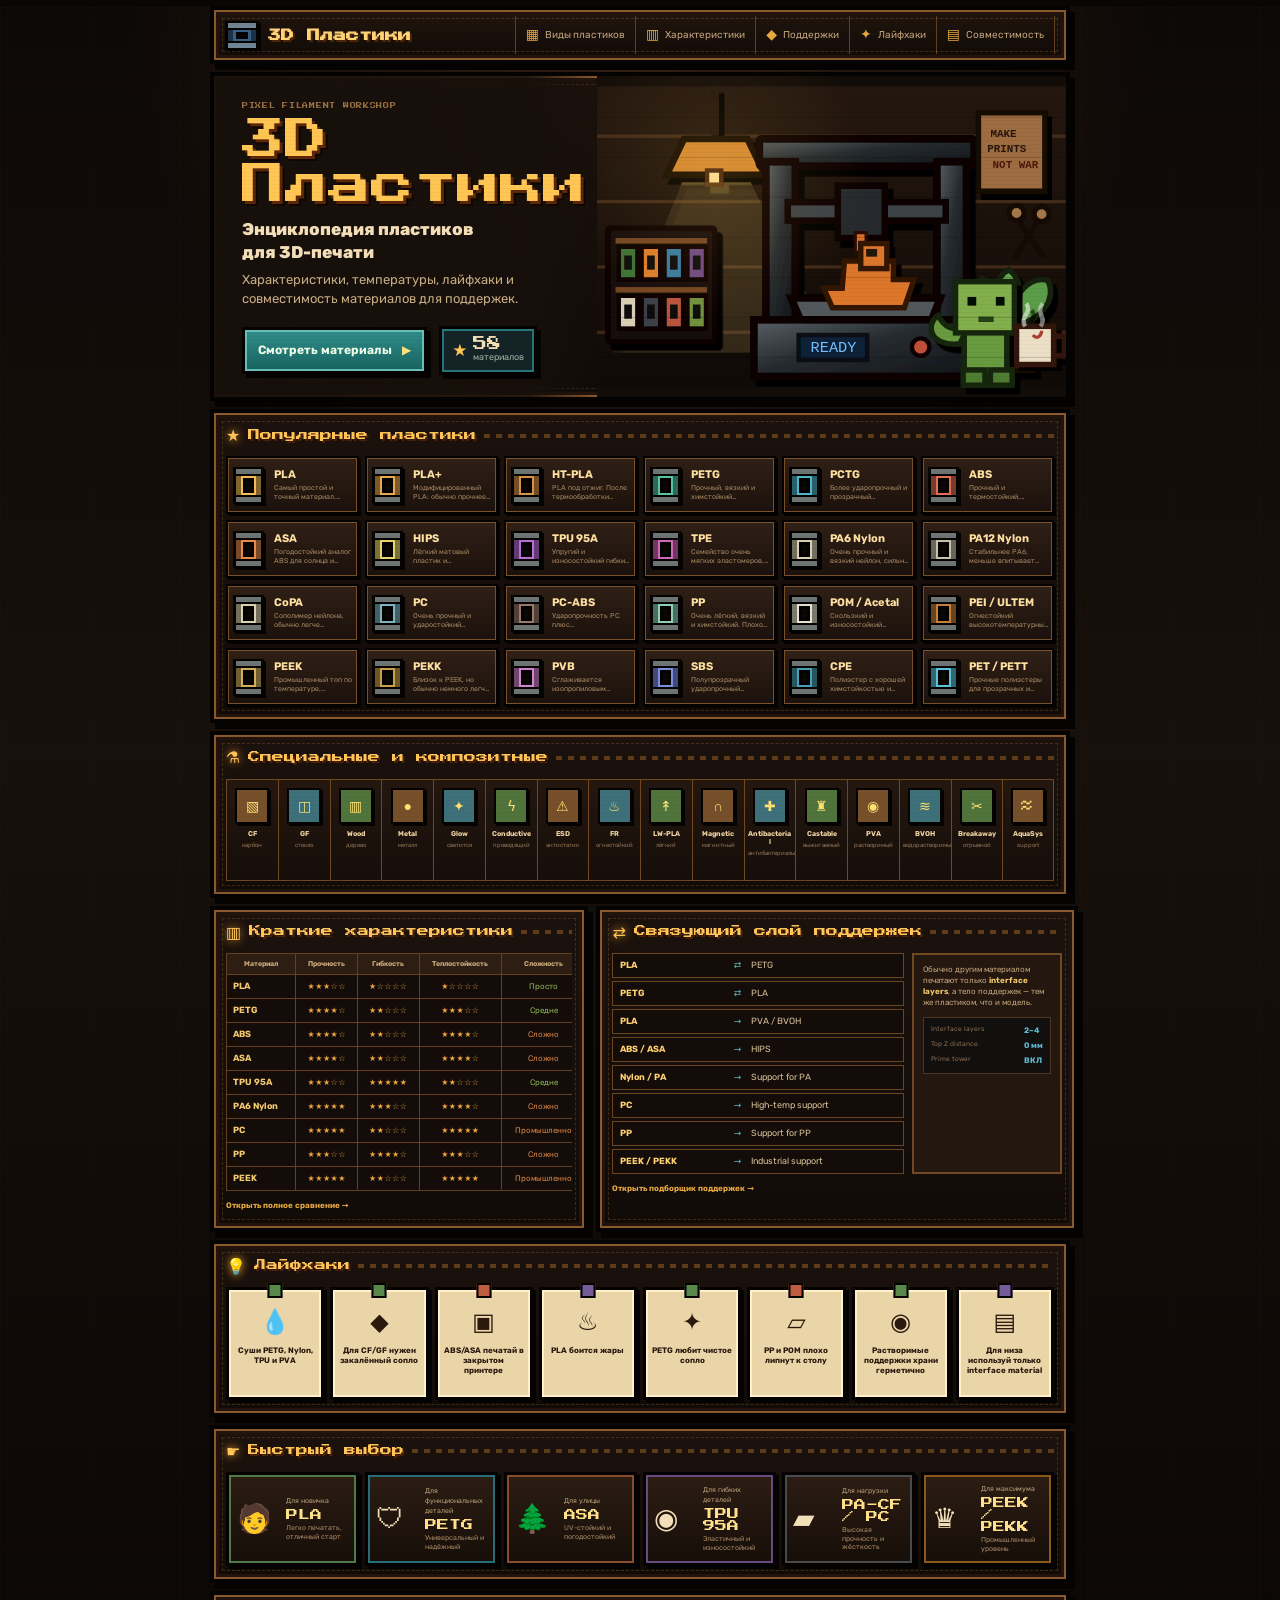
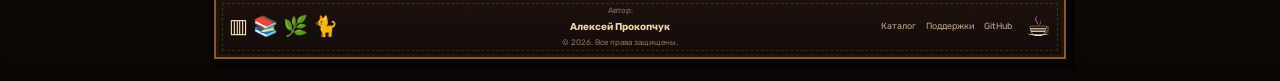
<file: index.html>
<!doctype html>
<html lang="ru">
<head>
  <meta charset="utf-8">
  <meta name="viewport" content="width=device-width,initial-scale=1">
  <meta name="description" content="Энциклопедия пластиков для FDM 3D-печати: характеристики, температуры, сушка и совместимость поддержек.">
  <meta name="theme-color" content="#100b07">
  <title>3D Пластики — энциклопедия материалов</title>
  <link rel="preconnect" href="https://fonts.googleapis.com">
  <link rel="preconnect" href="https://fonts.gstatic.com" crossorigin>
  <link href="https://fonts.googleapis.com/css2?family=Press+Start+2P&family=Rubik:wght@400;500;600;700;800&display=swap" rel="stylesheet">
  <link rel="stylesheet" href="pixel-v6.css?v=6.0.0">
</head>
<body>
  <div class="pixel-noise" aria-hidden="true"></div>
  <div class="site-shell">
    <header class="top-panel pixel-frame">
      <a class="logo" href="index.html"><span class="logo-spool"><i></i></span><b>3D Пластики</b></a>
      <button class="menu-button" type="button" aria-expanded="false" aria-label="Открыть меню">☰</button>
      <nav class="top-nav" aria-label="Главная навигация">
        <a href="materials.html"><span>▦</span> Виды пластиков</a>
        <a href="compare.html"><span>▥</span> Характеристики</a>
        <a href="supports.html"><span>◆</span> Поддержки</a>
        <a href="guide.html"><span>✦</span> Лайфхаки</a>
        <a href="#compatibility"><span>▤</span> Совместимость</a>
      </nav>
    </header>

    <main>
      <section class="hero pixel-frame" id="top">
        <div class="hero-copy">
          <p class="kicker">PIXEL FILAMENT WORKSHOP</p>
          <h1>3D Пластики</h1>
          <h2>Энциклопедия пластиков<br>для 3D-печати</h2>
          <p class="hero-text">Характеристики, температуры, лайфхаки и совместимость материалов для поддержек.</p>
          <div class="hero-actions">
            <a class="main-button" href="materials.html">Смотреть материалы <span>▶</span></a>
            <div class="material-counter"><span>★</span><b id="materialCount">0</b><small>материалов</small></div>
          </div>
        </div>

        <div class="workshop-art" aria-label="Пиксельная мастерская с 3D-принтером">
          <svg viewBox="0 0 430 275" role="img" aria-label="Пиксельный 3D-принтер печатает кораблик">
            <defs>
              <linearGradient id="wall" x1="0" y1="0" x2="0" y2="1"><stop offset="0" stop-color="#24170f"/><stop offset="1" stop-color="#100a07"/></linearGradient>
              <linearGradient id="metal" x1="0" y1="0" x2="1" y2="1"><stop offset="0" stop-color="#596066"/><stop offset=".45" stop-color="#262c30"/><stop offset="1" stop-color="#111417"/></linearGradient>
              <filter id="shadow"><feDropShadow dx="5" dy="6" stdDeviation="0" flood-color="#050302"/></filter>
            </defs>
            <rect width="430" height="275" fill="url(#wall)"/>
            <g opacity=".35" fill="#8b5b31"><rect x="0" y="44" width="430" height="3"/><rect x="0" y="104" width="430" height="3"/><rect x="0" y="164" width="430" height="3"/><rect x="0" y="224" width="430" height="3"/></g>
            <g class="svg-lamp" filter="url(#shadow)"><rect x="105" y="0" width="7" height="47" fill="#20130c"/><path d="M80 48h58l16 33H64z" fill="#d58a32" stroke="#130805" stroke-width="6"/><rect x="101" y="77" width="13" height="13" fill="#ffe29a" stroke="#4c280d" stroke-width="4"/><path d="M78 88h63l78 156H15z" fill="#ffd877" opacity=".1"/></g>
            <g class="svg-rack" filter="url(#shadow)"><rect x="10" y="130" width="98" height="104" rx="2" fill="#160d08" stroke="#080403" stroke-width="5"/><rect x="17" y="139" width="84" height="5" fill="#754723"/><rect x="17" y="184" width="84" height="5" fill="#754723"/>
              <g transform="translate(20 147)"><g><rect width="17" height="30" fill="#3e7334" stroke="#070403" stroke-width="4"/><rect x="5" y="8" width="7" height="13" fill="#110a07"/></g><g transform="translate(21)"><rect width="17" height="30" fill="#da7f2e" stroke="#070403" stroke-width="4"/><rect x="5" y="8" width="7" height="13" fill="#110a07"/></g><g transform="translate(42)"><rect width="17" height="30" fill="#397ca1" stroke="#070403" stroke-width="4"/><rect x="5" y="8" width="7" height="13" fill="#110a07"/></g><g transform="translate(63)"><rect width="17" height="30" fill="#704c83" stroke="#070403" stroke-width="4"/><rect x="5" y="8" width="7" height="13" fill="#110a07"/></g></g>
              <g transform="translate(20 192)"><g><rect width="17" height="30" fill="#d9cfb7" stroke="#070403" stroke-width="4"/><rect x="5" y="8" width="7" height="13" fill="#110a07"/></g><g transform="translate(21)"><rect width="17" height="30" fill="#3b4148" stroke="#070403" stroke-width="4"/><rect x="5" y="8" width="7" height="13" fill="#110a07"/></g><g transform="translate(42)"><rect width="17" height="30" fill="#b9543d" stroke="#070403" stroke-width="4"/><rect x="5" y="8" width="7" height="13" fill="#110a07"/></g><g transform="translate(63)"><rect width="17" height="30" fill="#719240" stroke="#070403" stroke-width="4"/><rect x="5" y="8" width="7" height="13" fill="#110a07"/></g></g>
            </g>
            <g class="svg-printer" transform="translate(124 40)" filter="url(#shadow)"><rect x="25" y="8" width="197" height="25" rx="2" fill="url(#metal)" stroke="#080403" stroke-width="7"/><rect x="31" y="29" width="27" height="147" fill="url(#metal)" stroke="#080403" stroke-width="7"/><rect x="188" y="29" width="27" height="147" fill="url(#metal)" stroke="#080403" stroke-width="7"/><rect x="51" y="66" width="145" height="17" fill="#3d4347" stroke="#080403" stroke-width="6"/><g class="print-head"><rect x="97" y="51" width="43" height="48" fill="#262b2e" stroke="#080403" stroke-width="6"/><rect x="113" y="94" width="10" height="18" fill="#db6f27" stroke="#2a0f05" stroke-width="3"/></g><path d="M54 154h137l-11 28H66z" fill="#51595c" stroke="#080403" stroke-width="7"/><g class="benchy"><path d="M103 120h45v17h19l-9 26H92l-8-18h17z" fill="#dc762b" stroke="#321205" stroke-width="5"/><rect x="118" y="104" width="24" height="23" fill="#dc762b" stroke="#321205" stroke-width="5"/><rect x="123" y="109" width="10" height="7" fill="#22120b"/></g><rect x="20" y="174" width="203" height="52" fill="url(#metal)" stroke="#080403" stroke-width="7"/><rect x="61" y="188" width="63" height="23" fill="#092037" stroke="#071019" stroke-width="4"/><text x="72" y="204" fill="#75beff" font-size="14" font-family="monospace">READY</text><circle cx="173" cy="199" r="8" fill="#be5039" stroke="#080403" stroke-width="4"/></g>
            <g class="svg-poster" filter="url(#shadow)"><rect x="350" y="24" width="61" height="72" fill="#9d6c3f" stroke="#160a05" stroke-width="5"/><text x="361" y="46" fill="#27150b" font-size="10" font-family="monospace" font-weight="bold">MAKE</text><text x="358" y="60" fill="#27150b" font-size="10" font-family="monospace" font-weight="bold">PRINTS</text><text x="363" y="75" fill="#4d170c" font-size="10" font-family="monospace" font-weight="bold">NOT WAR</text></g>
            <g class="svg-tools" stroke="#160a05" stroke-width="5" stroke-linecap="square"><path d="M407 119l-22 36"/><path d="M383 117l26 38"/><circle cx="385" cy="116" r="7" fill="#a47748"/><circle cx="408" cy="117" r="7" fill="#a47748"/></g>
            <g class="svg-plant" transform="translate(335 165)" filter="url(#shadow)"><rect x="18" y="52" width="47" height="43" fill="#9e6033" stroke="#180b05" stroke-width="5"/><path d="M42 56C12 45 6 20 18 11c15 5 25 18 24 45z" fill="#4d8f3f" stroke="#14240f" stroke-width="5"/><path d="M42 56c4-33 22-48 37-43 7 16-3 37-37 43z" fill="#5a9c47" stroke="#14240f" stroke-width="5"/><path d="M42 56C25 32 30 9 43 3c13 10 14 30-1 53z" fill="#6ba850" stroke="#14240f" stroke-width="5"/></g>
            <g class="svg-dragon" transform="translate(311 177)" filter="url(#shadow)"><path class="dragon-tail" d="M22 59C-6 62-10 41 2 33c6 11 12 14 27 11z" fill="#679a40" stroke="#172710" stroke-width="5"/><rect x="26" y="39" width="39" height="48" fill="#679a40" stroke="#172710" stroke-width="5"/><rect x="18" y="2" width="54" height="47" fill="#82ae4b" stroke="#172710" stroke-width="5"/><rect x="29" y="16" width="8" height="8" fill="#061006"/><rect x="55" y="16" width="8" height="8" fill="#061006"/><rect x="39" y="34" width="14" height="5" fill="#284019"/><rect x="25" y="83" width="20" height="14" fill="#4d7b31" stroke="#172710" stroke-width="5"/><rect x="50" y="83" width="20" height="14" fill="#4d7b31" stroke="#172710" stroke-width="5"/></g>
            <g class="svg-mug" transform="translate(385 220)" filter="url(#shadow)"><rect width="34" height="35" fill="#ecdfc7" stroke="#32190b" stroke-width="5"/><path d="M34 9h10v18H34" fill="none" stroke="#32190b" stroke-width="5"/><path d="M15 8c4 5 8 0 8-4" fill="none" stroke="#aa4032" stroke-width="3"/><path class="steam steam-a" d="M8 0c-6-9 7-12 1-21" fill="none" stroke="#fff" stroke-opacity=".55" stroke-width="4"/><path class="steam steam-b" d="M22 0c6-8-5-12 2-21" fill="none" stroke="#fff" stroke-opacity=".45" stroke-width="4"/></g>
          </svg>
        </div>
      </section>

      <section class="dashboard-panel pixel-frame" id="popular">
        <div class="panel-heading"><span>★</span><h2>Популярные пластики</h2><i></i></div>
        <div id="popularGrid" class="popular-grid"></div>
      </section>

      <section class="dashboard-panel pixel-frame" id="special">
        <div class="panel-heading"><span>⚗</span><h2>Специальные и композитные</h2><i></i></div>
        <div id="specialGrid" class="special-grid"></div>
      </section>

      <section class="double-panel" id="compatibility">
        <article class="dashboard-panel pixel-frame compact-panel">
          <div class="panel-heading"><span>▥</span><h2>Краткие характеристики</h2><i></i></div>
          <div class="table-scroll"><table class="rating-table"><thead><tr><th>Материал</th><th>Прочность</th><th>Гибкость</th><th>Теплостойкость</th><th>Сложность</th></tr></thead><tbody id="ratingTable"></tbody></table></div>
          <a class="text-link" href="compare.html">Открыть полное сравнение →</a>
        </article>

        <article class="dashboard-panel pixel-frame compact-panel">
          <div class="panel-heading"><span>⇄</span><h2>Связующий слой поддержек</h2><i></i></div>
          <div class="support-summary">
            <div class="support-pairs" id="supportPairs"></div>
            <aside class="support-note"><p>Обычно другим материалом печатают только <b>interface layers</b>, а тело поддержек — тем же пластиком, что и модель.</p><div><small>Interface layers</small><b>2–4</b><small>Top Z distance</small><b>0 мм</b><small>Prime tower</small><b>ВКЛ</b></div></aside>
          </div>
          <a class="text-link" href="supports.html">Открыть подборщик поддержек →</a>
        </article>
      </section>

      <section class="dashboard-panel pixel-frame" id="tips">
        <div class="panel-heading"><span>💡</span><h2>Лайфхаки</h2><i></i></div>
        <div class="tips-grid">
          <article><span>💧</span><b>Суши PETG, Nylon, TPU и PVA</b></article>
          <article><span>◆</span><b>Для CF/GF нужен закалённый сопло</b></article>
          <article><span>▣</span><b>ABS/ASA печатай в закрытом принтере</b></article>
          <article><span>♨</span><b>PLA боится жары</b></article>
          <article><span>✦</span><b>PETG любит чистое сопло</b></article>
          <article><span>▱</span><b>PP и POM плохо липнут к столу</b></article>
          <article><span>◉</span><b>Растворимые поддержки храни герметично</b></article>
          <article><span>▤</span><b>Для низа используй только interface material</b></article>
        </div>
      </section>

      <section class="dashboard-panel pixel-frame" id="quick">
        <div class="panel-heading"><span>☛</span><h2>Быстрый выбор</h2><i></i></div>
        <div id="quickGrid" class="quick-grid"></div>
      </section>
    </main>

    <footer class="footer-panel pixel-frame">
      <div class="footer-decor">▥ 📚 🌿 🐈</div>
      <div class="footer-author"><span>Автор:</span><b>Алексей Прокопчук</b><small>© 2026. Все права защищены.</small></div>
      <div class="footer-links"><a href="materials.html">Каталог</a><a href="supports.html">Поддержки</a><a href="https://github.com/3d-mast/3d-mast.github.io" rel="noopener">GitHub</a></div>
      <div class="footer-cup">☕</div>
    </footer>
  </div>

  <button id="backToTop" class="back-to-top" type="button" aria-label="Вернуться наверх"><span>↑</span><small>TOP</small></button>
  <dialog id="materialDialog" class="material-dialog"><button class="dialog-close" type="button" aria-label="Закрыть">×</button><div id="dialogContent"></div></dialog>
  <script src="materials.js"></script>
  <script src="pixel-v6.js?v=6.0.0"></script>
</body>
</html>
</file>
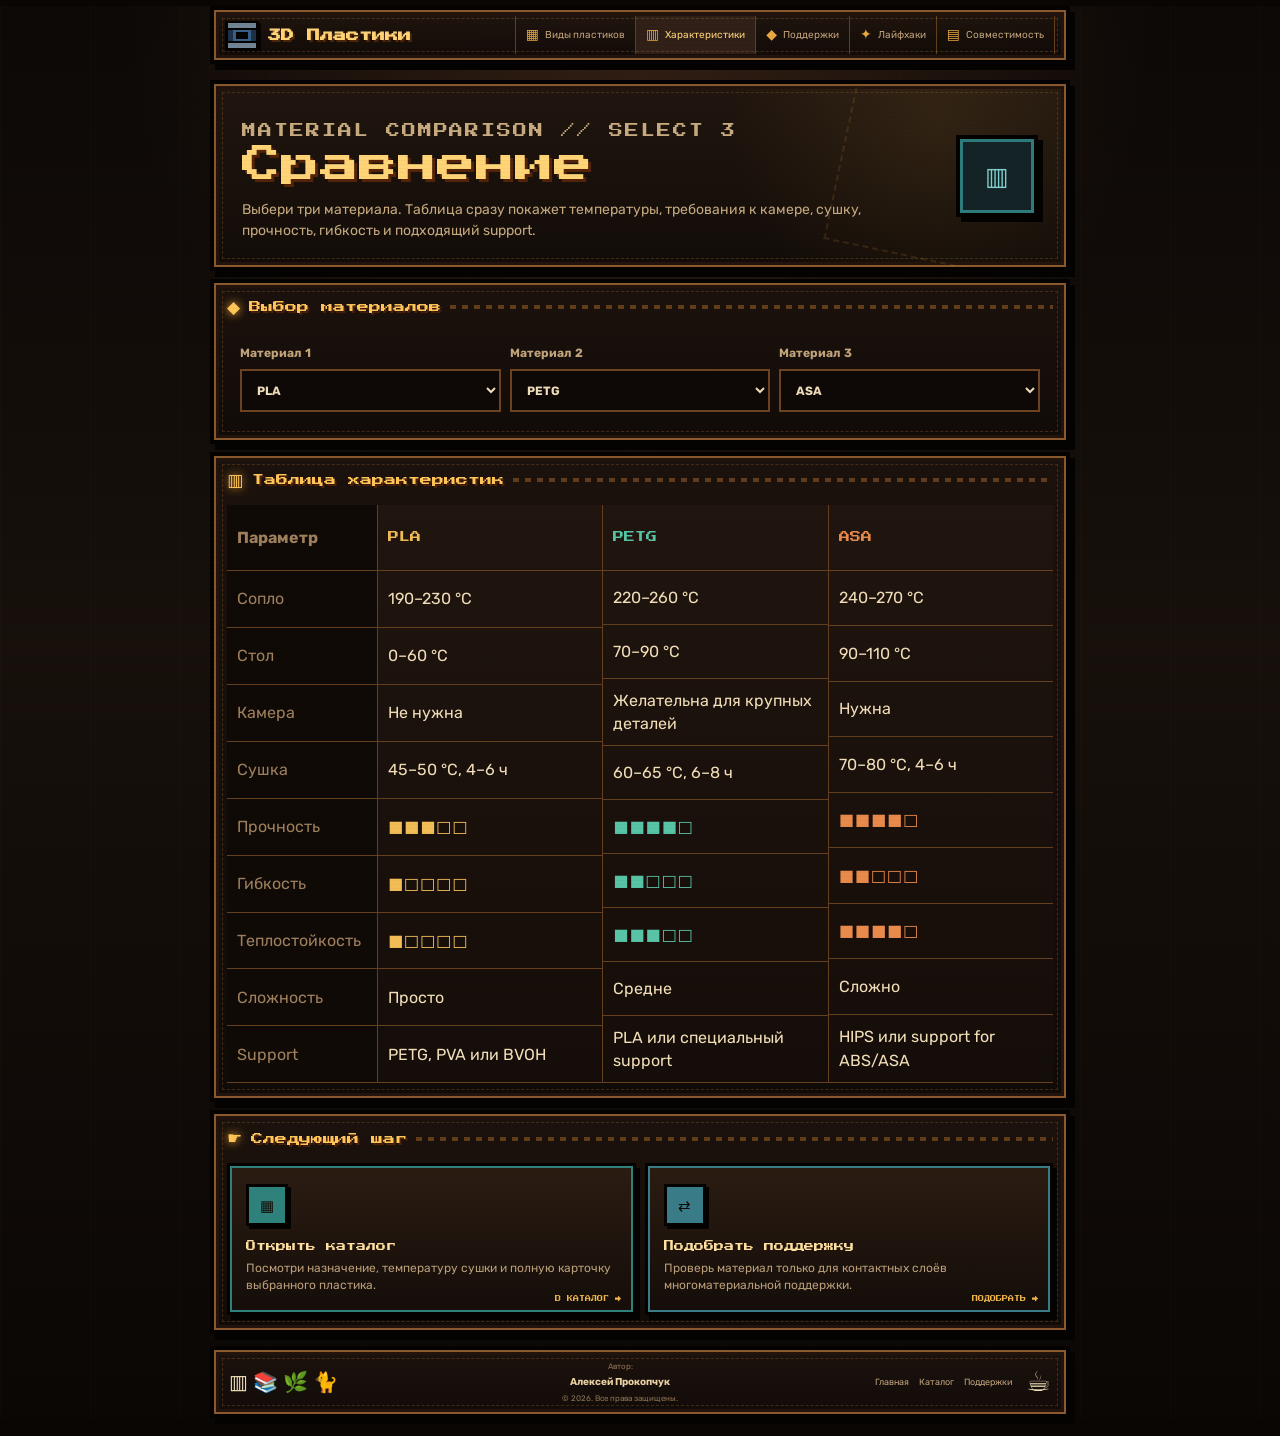
<file: compare.html>
<!doctype html>
<html lang="ru">
<head>
  <meta charset="utf-8">
  <meta name="viewport" content="width=device-width,initial-scale=1">
  <meta name="theme-color" content="#100b07">
  <meta name="description" content="Сравнение пластиков для 3D-печати по температурам, прочности, гибкости и сложности.">
  <title>Сравнение пластиков — 3D Пластики</title>
  <link rel="preconnect" href="https://fonts.googleapis.com">
  <link rel="preconnect" href="https://fonts.gstatic.com" crossorigin>
  <link href="https://fonts.googleapis.com/css2?family=Press+Start+2P&family=Rubik:wght@400;500;600;700;800&display=swap" rel="stylesheet">
  <link rel="stylesheet" href="pixel-v6.css?v=6.0.0">
  <link rel="stylesheet" href="inner-v7.css?v=7.0.0">
</head>
<body>
  <div class="pixel-noise" aria-hidden="true"></div>
  <div class="site-shell">
    <header class="top-panel pixel-frame">
      <a class="logo" href="index.html"><span class="logo-spool"><i></i></span><b>3D Пластики</b></a>
      <button class="menu-button" type="button" aria-expanded="false" aria-label="Открыть меню">☰</button>
      <nav class="top-nav" aria-label="Главная навигация">
        <a href="materials.html"><span>▦</span> Виды пластиков</a>
        <a class="active-page" href="compare.html"><span>▥</span> Характеристики</a>
        <a href="supports.html"><span>◆</span> Поддержки</a>
        <a href="guide.html"><span>✦</span> Лайфхаки</a>
        <a href="index.html#compatibility"><span>▤</span> Совместимость</a>
      </nav>
    </header>

    <main class="inner-main" id="top">
      <section class="inner-hero pixel-frame">
        <div><p class="inner-kicker">MATERIAL COMPARISON // SELECT 3</p><h1>Сравнение</h1><p>Выбери три материала. Таблица сразу покажет температуры, требования к камере, сушку, прочность, гибкость и подходящий support.</p></div>
        <div class="inner-hero-icon">▥</div>
      </section>

      <section class="inner-section dashboard-panel pixel-frame">
        <div class="inner-heading"><span>◆</span><h2>Выбор материалов</h2><i></i></div>
        <div class="compare-picker">
          <label>Материал 1<select class="select-control" data-compare-select></select></label>
          <label>Материал 2<select class="select-control" data-compare-select></select></label>
          <label>Материал 3<select class="select-control" data-compare-select></select></label>
        </div>
      </section>

      <section class="inner-section dashboard-panel pixel-frame">
        <div class="inner-heading"><span>▥</span><h2>Таблица характеристик</h2><i></i></div>
        <div class="comparison-shell" id="comparisonOutput"></div>
      </section>

      <section class="inner-section dashboard-panel pixel-frame">
        <div class="inner-heading"><span>☛</span><h2>Следующий шаг</h2><i></i></div>
        <div class="route-grid">
          <a class="route-card" href="materials.html" style="--accent:#2f817c"><span>▦</span><h3>Открыть каталог</h3><p>Посмотри назначение, температуру сушки и полную карточку выбранного пластика.</p><small>В КАТАЛОГ →</small></a>
          <a class="route-card" href="supports.html" style="--accent:#397c87"><span>⇄</span><h3>Подобрать поддержку</h3><p>Проверь материал только для контактных слоёв многоматериальной поддержки.</p><small>ПОДОБРАТЬ →</small></a>
        </div>
      </section>
    </main>

    <footer class="footer-panel inner-footer pixel-frame">
      <div class="footer-decor">▥ 📚 🌿 🐈</div>
      <div class="footer-author"><span>Автор:</span><b>Алексей Прокопчук</b><small>© 2026. Все права защищены.</small></div>
      <div class="footer-links"><a href="index.html">Главная</a><a href="materials.html">Каталог</a><a href="supports.html">Поддержки</a></div>
      <div class="footer-cup">☕</div>
    </footer>
  </div>

  <button class="back-to-top" type="button" aria-label="Вернуться наверх"><span>↑</span><small>TOP</small></button>
  <script src="materials.js"></script>
  <script src="inner-v7.js?v=7.0.0"></script>
  <script>
    (() => {
      const selects=[...document.querySelectorAll('[data-compare-select]')];
      const output=document.querySelector('#comparisonOutput');
      const difficulty=value=>['','Просто','Средне','Сложно','Промышленно'][value]||'—';
      const stars=value=>`<span class="rating">${'■'.repeat(value)}${'□'.repeat(5-value)}</span>`;
      const params=new URLSearchParams(location.search);
      const defaults=[params.get('m1')||'PLA',params.get('m2')||'PETG',params.get('m3')||'ASA'];
      selects.forEach((select,index)=>{
        MATERIALS.forEach(material=>select.add(new Option(material.name,material.name)));
        select.value=MATERIALS.some(material=>material.name===defaults[index])?defaults[index]:MATERIALS[index]?.name;
        select.addEventListener('change',()=>{render();window.uiBeep?.(620)});
      });
      function render(){
        const list=selects.map(select=>MATERIALS.find(material=>material.name===select.value)).filter(Boolean);
        output.innerHTML=`<div class="comparison-table"><div class="comparison-labels"><b>Параметр</b><span>Сопло</span><span>Стол</span><span>Камера</span><span>Сушка</span><span>Прочность</span><span>Гибкость</span><span>Теплостойкость</span><span>Сложность</span><span>Support</span></div>${list.map(material=>`<div class="comparison-column" style="--accent:${material.color}"><strong>${material.name}</strong><span>${material.nozzle} °C</span><span>${material.bed} °C</span><span>${material.chamber}</span><span>${material.dry}</span><span>${stars(material.strength)}</span><span>${stars(material.flex)}</span><span>${stars(material.heat)}</span><span>${difficulty(material.difficulty)}</span><span>${material.support}</span></div>`).join('')}</div>`;
      }
      render();
    })();
  </script>
</body>
</html>
</file>
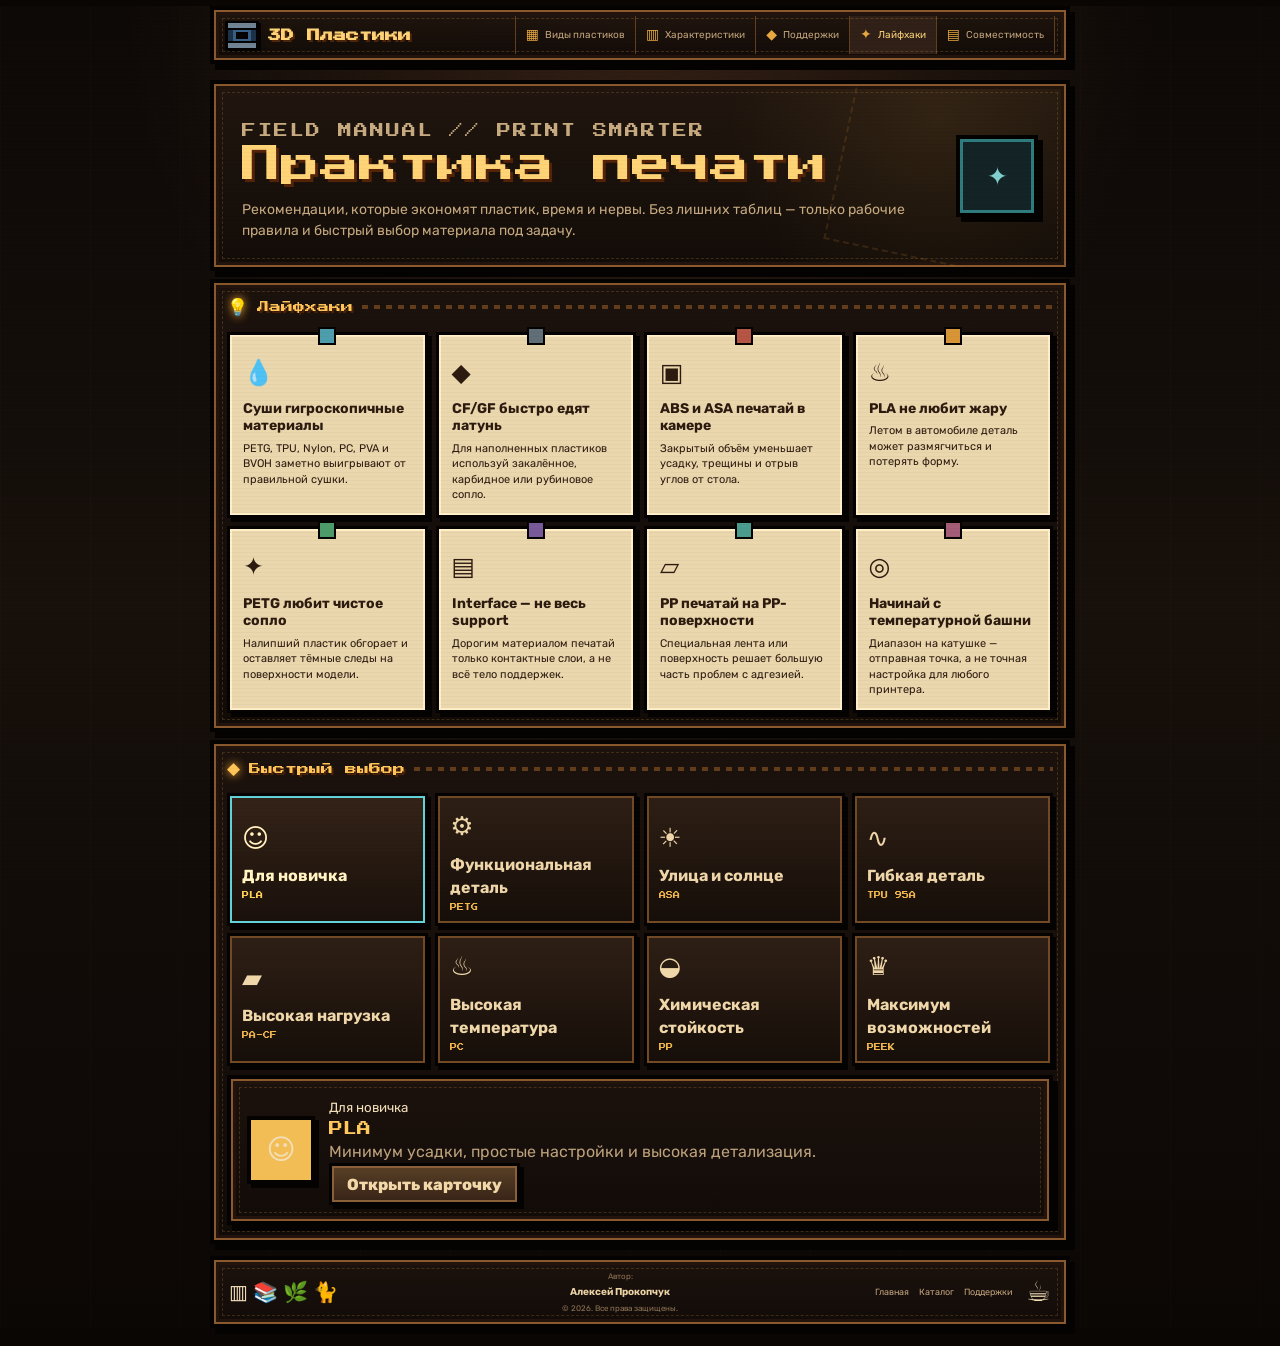
<file: guide.html>
<!doctype html>
<html lang="ru">
<head>
  <meta charset="utf-8">
  <meta name="viewport" content="width=device-width,initial-scale=1">
  <meta name="theme-color" content="#100b07">
  <meta name="description" content="Практические советы по 3D-печати пластиками и быстрый выбор материала под задачу.">
  <title>Практика — 3D Пластики</title>
  <link rel="preconnect" href="https://fonts.googleapis.com">
  <link rel="preconnect" href="https://fonts.gstatic.com" crossorigin>
  <link href="https://fonts.googleapis.com/css2?family=Press+Start+2P&family=Rubik:wght@400;500;600;700;800&display=swap" rel="stylesheet">
  <link rel="stylesheet" href="pixel-v6.css?v=6.0.0">
  <link rel="stylesheet" href="inner-v7.css?v=7.0.0">
</head>
<body>
  <div class="pixel-noise" aria-hidden="true"></div>
  <div class="site-shell">
    <header class="top-panel pixel-frame">
      <a class="logo" href="index.html"><span class="logo-spool"><i></i></span><b>3D Пластики</b></a>
      <button class="menu-button" type="button" aria-expanded="false" aria-label="Открыть меню">☰</button>
      <nav class="top-nav" aria-label="Главная навигация">
        <a href="materials.html"><span>▦</span> Виды пластиков</a>
        <a href="compare.html"><span>▥</span> Характеристики</a>
        <a href="supports.html"><span>◆</span> Поддержки</a>
        <a class="active-page" href="guide.html"><span>✦</span> Лайфхаки</a>
        <a href="index.html#compatibility"><span>▤</span> Совместимость</a>
      </nav>
    </header>

    <main class="inner-main" id="top">
      <section class="inner-hero pixel-frame">
        <div><p class="inner-kicker">FIELD MANUAL // PRINT SMARTER</p><h1>Практика печати</h1><p>Рекомендации, которые экономят пластик, время и нервы. Без лишних таблиц — только рабочие правила и быстрый выбор материала под задачу.</p></div>
        <div class="inner-hero-icon">✦</div>
      </section>

      <section class="inner-section dashboard-panel pixel-frame">
        <div class="inner-heading"><span>💡</span><h2>Лайфхаки</h2><i></i></div>
        <div class="guide-grid">
          <article class="tip-card" style="--pin:#4e9dac"><span>💧</span><h3>Суши гигроскопичные материалы</h3><p>PETG, TPU, Nylon, PC, PVA и BVOH заметно выигрывают от правильной сушки.</p></article>
          <article class="tip-card" style="--pin:#606e78"><span>◆</span><h3>CF/GF быстро едят латунь</h3><p>Для наполненных пластиков используй закалённое, карбидное или рубиновое сопло.</p></article>
          <article class="tip-card" style="--pin:#b65445"><span>▣</span><h3>ABS и ASA печатай в камере</h3><p>Закрытый объём уменьшает усадку, трещины и отрыв углов от стола.</p></article>
          <article class="tip-card" style="--pin:#d89535"><span>♨</span><h3>PLA не любит жару</h3><p>Летом в автомобиле деталь может размягчиться и потерять форму.</p></article>
          <article class="tip-card" style="--pin:#4d9b69"><span>✦</span><h3>PETG любит чистое сопло</h3><p>Налипший пластик обгорает и оставляет тёмные следы на поверхности модели.</p></article>
          <article class="tip-card" style="--pin:#795b9b"><span>▤</span><h3>Interface — не весь support</h3><p>Дорогим материалом печатай только контактные слои, а не всё тело поддержек.</p></article>
          <article class="tip-card" style="--pin:#4b9c8e"><span>▱</span><h3>PP печатай на PP-поверхности</h3><p>Специальная лента или поверхность решает большую часть проблем с адгезией.</p></article>
          <article class="tip-card" style="--pin:#a45c77"><span>◎</span><h3>Начинай с температурной башни</h3><p>Диапазон на катушке — отправная точка, а не точная настройка для любого принтера.</p></article>
        </div>
      </section>

      <section class="inner-section dashboard-panel pixel-frame">
        <div class="inner-heading"><span>◆</span><h2>Быстрый выбор</h2><i></i></div>
        <div id="questGrid" class="quest-grid"></div>
        <div id="questResult" class="quest-result pixel-frame"></div>
      </section>
    </main>

    <footer class="footer-panel inner-footer pixel-frame">
      <div class="footer-decor">▥ 📚 🌿 🐈</div>
      <div class="footer-author"><span>Автор:</span><b>Алексей Прокопчук</b><small>© 2026. Все права защищены.</small></div>
      <div class="footer-links"><a href="index.html">Главная</a><a href="materials.html">Каталог</a><a href="supports.html">Поддержки</a></div>
      <div class="footer-cup">☕</div>
    </footer>
  </div>

  <button class="back-to-top" type="button" aria-label="Вернуться наверх"><span>↑</span><small>TOP</small></button>
  <script src="materials.js"></script>
  <script src="inner-v7.js?v=7.0.0"></script>
  <script>
    (() => {
      const grid=document.querySelector('#questGrid');
      const result=document.querySelector('#questResult');
      grid.innerHTML=QUESTS.map(quest=>`<button class="quest-card" type="button" data-quest="${quest.id}"><span>${quest.icon}</span><b>${quest.title}</b><small>${quest.material}</small></button>`).join('');
      function selectQuest(id){
        const quest=QUESTS.find(item=>item.id===id); if(!quest)return;
        const material=MATERIALS.find(item=>item.name===quest.material);
        document.querySelectorAll('.quest-card').forEach(card=>card.classList.toggle('active',card.dataset.quest===id));
        result.innerHTML=`<span class="quest-avatar" style="--accent:${material?.color||'#55b8bd'}">${quest.icon}</span><div><small>${quest.title}</small><h3>${quest.material}</h3><p>${quest.text}</p><a class="pixel-button secondary" href="materials.html?material=${encodeURIComponent(quest.material)}">Открыть карточку</a></div>`;
        window.uiBeep?.(700);
      }
      grid.addEventListener('click',event=>{const card=event.target.closest('[data-quest]');if(card)selectQuest(card.dataset.quest)});
      selectQuest(QUESTS[0]?.id);
    })();
  </script>
</body>
</html>
</file>
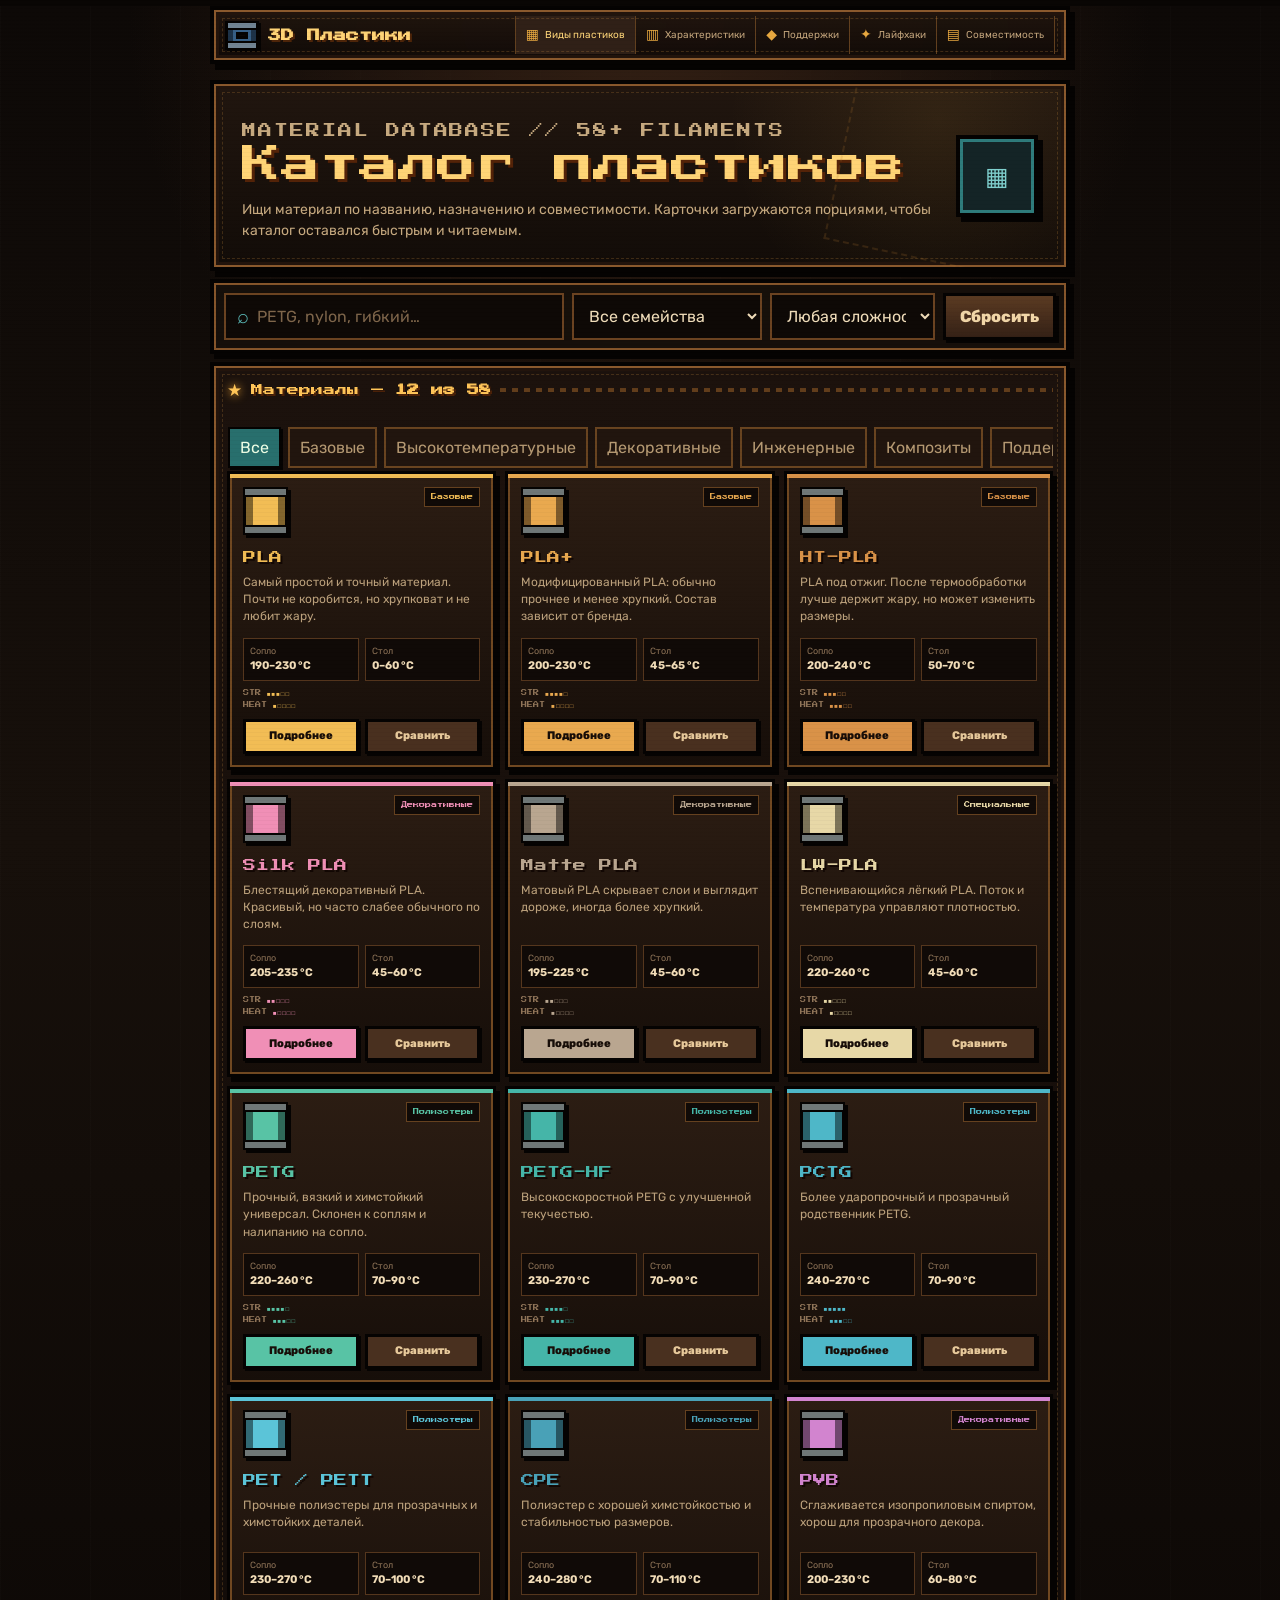
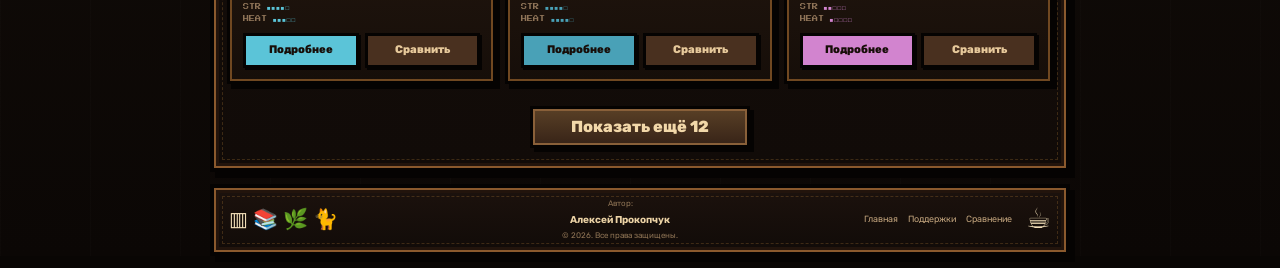
<file: materials.html>
<!doctype html>
<html lang="ru">
<head>
  <meta charset="utf-8">
  <meta name="viewport" content="width=device-width,initial-scale=1">
  <meta name="theme-color" content="#100b07">
  <meta name="description" content="Каталог пластиков для FDM 3D-печати с фильтрами, температурами и подробными характеристиками.">
  <title>Каталог пластиков — 3D Пластики</title>
  <link rel="preconnect" href="https://fonts.googleapis.com">
  <link rel="preconnect" href="https://fonts.gstatic.com" crossorigin>
  <link href="https://fonts.googleapis.com/css2?family=Press+Start+2P&family=Rubik:wght@400;500;600;700;800&display=swap" rel="stylesheet">
  <link rel="stylesheet" href="pixel-v6.css?v=6.0.0">
  <link rel="stylesheet" href="inner-v7.css?v=7.0.0">
</head>
<body>
  <div class="pixel-noise" aria-hidden="true"></div>
  <div class="site-shell">
    <header class="top-panel pixel-frame">
      <a class="logo" href="index.html"><span class="logo-spool"><i></i></span><b>3D Пластики</b></a>
      <button class="menu-button" type="button" aria-expanded="false" aria-label="Открыть меню">☰</button>
      <nav class="top-nav" aria-label="Главная навигация">
        <a class="active-page" href="materials.html"><span>▦</span> Виды пластиков</a>
        <a href="compare.html"><span>▥</span> Характеристики</a>
        <a href="supports.html"><span>◆</span> Поддержки</a>
        <a href="guide.html"><span>✦</span> Лайфхаки</a>
        <a href="index.html#compatibility"><span>▤</span> Совместимость</a>
      </nav>
    </header>

    <main class="inner-main" id="top">
      <section class="inner-hero pixel-frame">
        <div><p class="inner-kicker">MATERIAL DATABASE // 58+ FILAMENTS</p><h1>Каталог пластиков</h1><p>Ищи материал по названию, назначению и совместимости. Карточки загружаются порциями, чтобы каталог оставался быстрым и читаемым.</p></div>
        <div class="inner-hero-icon">▦</div>
      </section>

      <div class="inner-toolbar">
        <label class="inner-search"><span>⌕</span><input id="searchInput" type="search" placeholder="PETG, nylon, гибкий…" autocomplete="off"></label>
        <select id="familyFilter" aria-label="Семейство материала"><option value="all">Все семейства</option></select>
        <select id="difficultyFilter" aria-label="Сложность печати"><option value="all">Любая сложность</option><option value="1">Просто</option><option value="2">Средне</option><option value="3">Сложно</option><option value="4">Промышленно</option></select>
        <button id="resetFilters" class="small-button" type="button">Сбросить</button>
      </div>

      <section class="inner-section dashboard-panel pixel-frame">
        <div class="inner-heading"><span>★</span><h2>Материалы — <b id="visibleCount">0</b></h2><i></i></div>
        <div id="familyChips" class="filter-chips" aria-label="Быстрые фильтры"></div>
        <div id="materialsGrid" class="material-grid"></div>
        <div id="emptyState" class="empty-state pixel-frame" hidden>Ничего не найдено. Сбрось фильтры или измени запрос.</div>
        <div class="load-more-wrap"><button id="loadMore" class="pixel-button secondary load-more" type="button">Показать ещё 12</button></div>
      </section>
    </main>

    <footer class="footer-panel inner-footer pixel-frame">
      <div class="footer-decor">▥ 📚 🌿 🐈</div>
      <div class="footer-author"><span>Автор:</span><b>Алексей Прокопчук</b><small>© 2026. Все права защищены.</small></div>
      <div class="footer-links"><a href="index.html">Главная</a><a href="supports.html">Поддержки</a><a href="compare.html">Сравнение</a></div>
      <div class="footer-cup">☕</div>
    </footer>
  </div>

  <button class="back-to-top" type="button" aria-label="Вернуться наверх"><span>↑</span><small>TOP</small></button>
  <dialog id="materialDialog" class="modal"><button class="modal-close" type="button" aria-label="Закрыть">×</button><div id="dialogContent" class="modal-content"></div></dialog>
  <script src="materials.js"></script>
  <script src="inner-v7.js?v=7.0.0"></script>
  <script src="catalog-v5.js?v=5.1.0"></script>
</body>
</html>
</file>
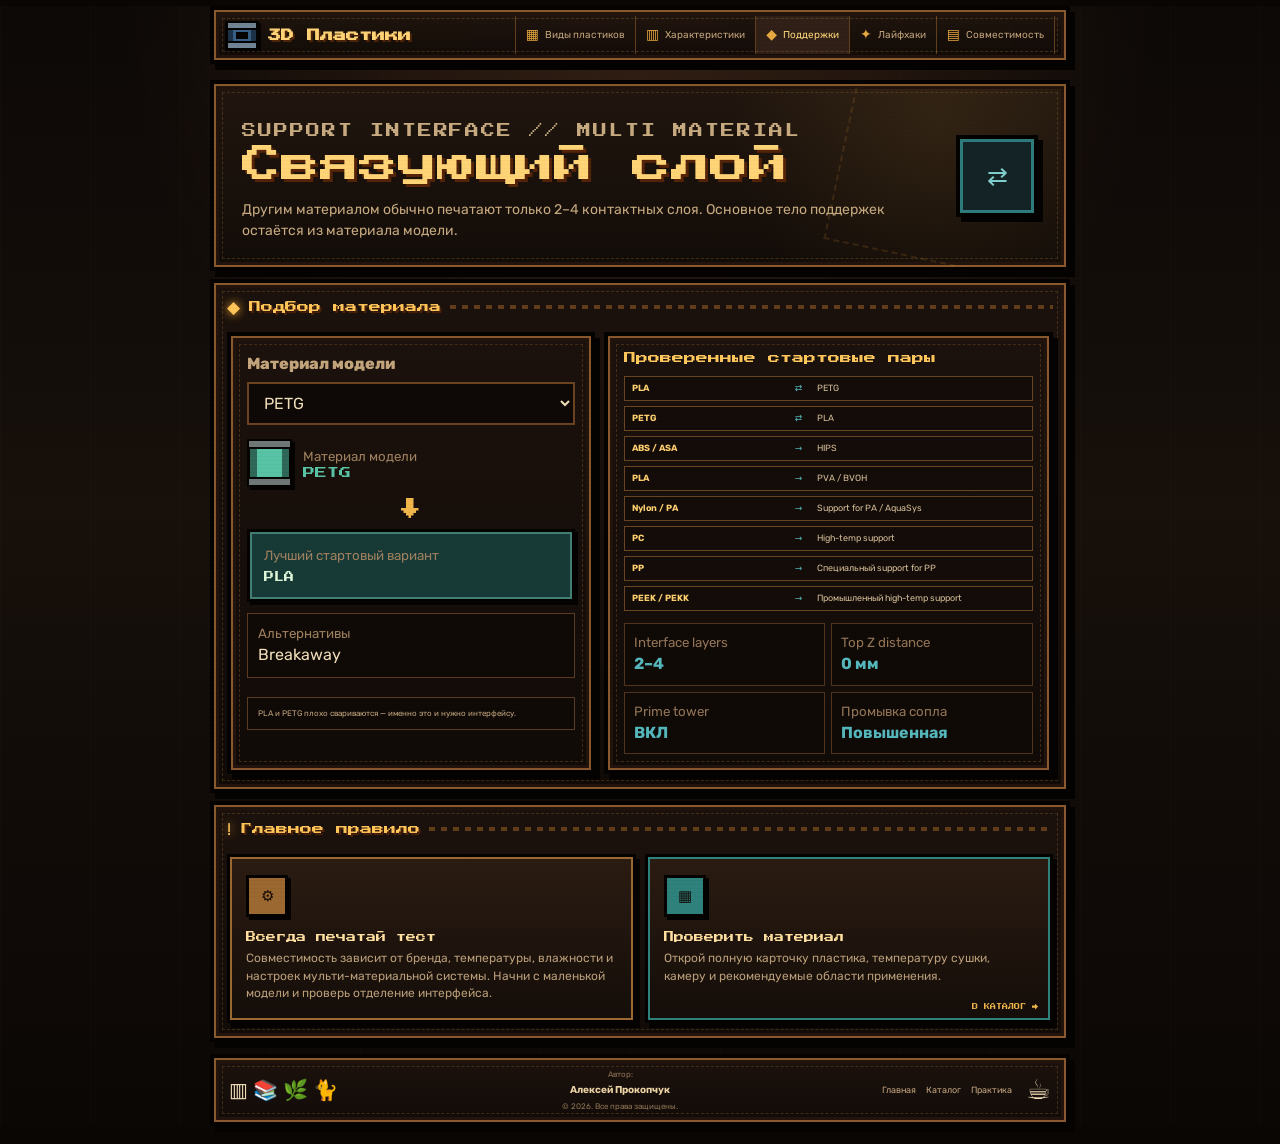
<file: supports.html>
<!doctype html>
<html lang="ru">
<head>
  <meta charset="utf-8">
  <meta name="viewport" content="width=device-width,initial-scale=1">
  <meta name="theme-color" content="#100b07">
  <meta name="description" content="Подбор связующего материала для интерфейсных слоёв поддержек в многоматериальной 3D-печати.">
  <title>Поддержки — 3D Пластики</title>
  <link rel="preconnect" href="https://fonts.googleapis.com">
  <link rel="preconnect" href="https://fonts.gstatic.com" crossorigin>
  <link href="https://fonts.googleapis.com/css2?family=Press+Start+2P&family=Rubik:wght@400;500;600;700;800&display=swap" rel="stylesheet">
  <link rel="stylesheet" href="pixel-v6.css?v=6.0.0">
  <link rel="stylesheet" href="inner-v7.css?v=7.0.0">
</head>
<body>
  <div class="pixel-noise" aria-hidden="true"></div>
  <div class="site-shell">
    <header class="top-panel pixel-frame">
      <a class="logo" href="index.html"><span class="logo-spool"><i></i></span><b>3D Пластики</b></a>
      <button class="menu-button" type="button" aria-expanded="false" aria-label="Открыть меню">☰</button>
      <nav class="top-nav" aria-label="Главная навигация">
        <a href="materials.html"><span>▦</span> Виды пластиков</a>
        <a href="compare.html"><span>▥</span> Характеристики</a>
        <a class="active-page" href="supports.html"><span>◆</span> Поддержки</a>
        <a href="guide.html"><span>✦</span> Лайфхаки</a>
        <a href="index.html#compatibility"><span>▤</span> Совместимость</a>
      </nav>
    </header>

    <main class="inner-main" id="top">
      <section class="inner-hero pixel-frame">
        <div><p class="inner-kicker">SUPPORT INTERFACE // MULTI MATERIAL</p><h1>Связующий слой</h1><p>Другим материалом обычно печатают только 2–4 контактных слоя. Основное тело поддержек остаётся из материала модели.</p></div>
        <div class="inner-hero-icon">⇄</div>
      </section>

      <section class="inner-section dashboard-panel pixel-frame">
        <div class="inner-heading"><span>◆</span><h2>Подбор материала</h2><i></i></div>
        <div class="support-layout">
          <div class="support-picker pixel-frame">
            <label for="modelMaterial">Материал модели</label>
            <select id="modelMaterial" class="select-control"></select>
            <div id="supportResult" class="support-result"></div>
          </div>
          <div class="support-guide pixel-frame">
            <h2>Проверенные стартовые пары</h2>
            <div class="support-pairs">
              <div class="support-pair"><b>PLA</b><i>⇄</i><span>PETG</span></div>
              <div class="support-pair"><b>PETG</b><i>⇄</i><span>PLA</span></div>
              <div class="support-pair"><b>ABS / ASA</b><i>→</i><span>HIPS</span></div>
              <div class="support-pair"><b>PLA</b><i>→</i><span>PVA / BVOH</span></div>
              <div class="support-pair"><b>Nylon / PA</b><i>→</i><span>Support for PA / AquaSys</span></div>
              <div class="support-pair"><b>PC</b><i>→</i><span>High-temp support</span></div>
              <div class="support-pair"><b>PP</b><i>→</i><span>Специальный support for PP</span></div>
              <div class="support-pair"><b>PEEK / PEKK</b><i>→</i><span>Промышленный high-temp support</span></div>
            </div>
            <div class="support-settings">
              <span><small>Interface layers</small><b>2–4</b></span>
              <span><small>Top Z distance</small><b>0 мм</b></span>
              <span><small>Prime tower</small><b>ВКЛ</b></span>
              <span><small>Промывка сопла</small><b>Повышенная</b></span>
            </div>
          </div>
        </div>
      </section>

      <section class="inner-section dashboard-panel pixel-frame">
        <div class="inner-heading"><span>!</span><h2>Главное правило</h2><i></i></div>
        <div class="route-grid">
          <article class="route-card" style="--accent:#9a6830"><span>⚙</span><h3>Всегда печатай тест</h3><p>Совместимость зависит от бренда, температуры, влажности и настроек мульти-материальной системы. Начни с маленькой модели и проверь отделение интерфейса.</p></article>
          <a class="route-card" href="materials.html" style="--accent:#2f817c"><span>▦</span><h3>Проверить материал</h3><p>Открой полную карточку пластика, температуру сушки, камеру и рекомендуемые области применения.</p><small>В КАТАЛОГ →</small></a>
        </div>
      </section>
    </main>

    <footer class="footer-panel inner-footer pixel-frame">
      <div class="footer-decor">▥ 📚 🌿 🐈</div>
      <div class="footer-author"><span>Автор:</span><b>Алексей Прокопчук</b><small>© 2026. Все права защищены.</small></div>
      <div class="footer-links"><a href="index.html">Главная</a><a href="materials.html">Каталог</a><a href="guide.html">Практика</a></div>
      <div class="footer-cup">☕</div>
    </footer>
  </div>

  <button class="back-to-top" type="button" aria-label="Вернуться наверх"><span>↑</span><small>TOP</small></button>
  <script src="materials.js"></script>
  <script src="inner-v7.js?v=7.0.0"></script>
  <script>
    (() => {
      const select=document.querySelector('#modelMaterial');
      const result=document.querySelector('#supportResult');
      const query=new URLSearchParams(location.search).get('material');
      MATERIALS.filter(material=>material.family!=='Поддержки').forEach(material=>select.add(new Option(material.name,material.name)));
      select.value=MATERIALS.some(material=>material.name===query)?query:(MATERIALS.some(material=>material.name==='PETG')?'PETG':MATERIALS[0].name);
      function render(){
        const name=select.value;
        const material=MATERIALS.find(item=>item.name===name);
        const rule=SUPPORT_MAP[name]||{best:material?.support||'Материал модели с увеличенным Z-зазором',alternatives:['Фирменный Breakaway после теста'],note:'Универсальной пары нет. Сначала напечатай маленький тест.'};
        result.innerHTML=`<div class="selected-material" style="--accent:${material?.color||'#fff'}"><span class="spool-icon"></span><div><small>Материал модели</small><b>${name}</b></div></div><div class="support-arrow">↓</div><div class="support-best"><small>Лучший стартовый вариант</small><strong>${rule.best}</strong></div>${rule.alternatives?.length?`<div class="support-alt"><small>Альтернативы</small><span>${rule.alternatives.join(' · ')}</span></div>`:''}<p class="support-note">${rule.note}</p>`;
      }
      select.addEventListener('change',()=>{render();window.uiBeep?.(620)});
      render();
    })();
  </script>
</body>
</html>
</file>
<file: pixel-v6.css>
:root{--bg:#0c0806;--panel:#17100b;--panel2:#21160f;--panel3:#2a1b11;--ink:#f2dfb9;--muted:#b79a73;--gold:#f1b54b;--gold2:#ffd476;--line:#6e4827;--line2:#a97034;--teal:#2f7c7c;--green:#7a9c43;--red:#9d4a35;--shadow:#050302;--pixel:'Press Start 2P',monospace;--body:Rubik,system-ui,sans-serif}*{box-sizing:border-box}html{scroll-behavior:smooth;background:#090604}body{margin:0;background:radial-gradient(circle at 50% 0,#342014 0,transparent 32rem),repeating-linear-gradient(90deg,#ffffff03 0 1px,transparent 1px 90px),linear-gradient(180deg,#0d0907,#17100b 45%,#0b0705);color:var(--ink);font-family:var(--body);line-height:1.45;overflow-x:hidden}body::before{content:"";position:fixed;inset:0;pointer-events:none;z-index:200;opacity:.045;background:repeating-linear-gradient(0deg,transparent 0 3px,#000 4px)}a{color:inherit;text-decoration:none}button,input,select{font:inherit}.pixel-noise{position:fixed;inset:0;pointer-events:none;z-index:0;background-image:radial-gradient(#fff1 1px,transparent 1px);background-size:7px 7px;opacity:.08}.site-shell{position:relative;z-index:1;width:min(100% - 18px,860px);margin:6px auto 18px}.pixel-frame{position:relative;border:4px solid #050302;background:linear-gradient(180deg,#1c120d,#110b08);box-shadow:inset 0 0 0 2px #8a592d,inset 0 0 0 5px #22140c,5px 6px 0 #050302}.pixel-frame::after{content:"";position:absolute;inset:8px;border:1px dashed #d8974138;pointer-events:none}.top-panel{position:sticky;top:4px;z-index:90;min-height:54px;display:flex;align-items:center;padding:6px 11px;gap:10px;background:linear-gradient(#21160fef,#100a07ef);backdrop-filter:blur(8px)}.logo{display:flex;align-items:center;gap:9px;flex:0 0 auto;font:13px var(--pixel);color:var(--gold2);text-shadow:2px 2px #4e2509}.logo-spool,.spool-tile,.dialog-spool{position:relative;display:inline-block;background:var(--accent,#375f85);border:3px solid #050302;box-shadow:inset 0 0 0 5px #0007,2px 2px #050302}.logo-spool{width:34px;height:29px}.logo-spool::before,.logo-spool::after{content:"";position:absolute;left:-2px;right:-2px;height:5px;background:#718493;border:2px solid #050302}.logo-spool::before{top:-3px}.logo-spool::after{bottom:-3px}.logo-spool i,.spool-tile i,.dialog-spool i{position:absolute;inset:8px;background:#0b0705;border:3px solid #050302}.top-nav{margin-left:auto;display:flex;align-items:stretch;min-width:0}.top-nav a{display:flex;align-items:center;gap:6px;padding:9px 10px;border-right:1px solid #62401f;color:#c3a57c;font-size:10px;white-space:nowrap}.top-nav a:first-child{border-left:1px solid #62401f}.top-nav a:hover{background:#302017;color:var(--gold2)}.top-nav span{color:#e7a840;font-size:14px}.menu-button{display:none;margin-left:auto;background:#2b1c13;color:#ffd16f;border:3px solid #050302;box-shadow:3px 3px #050302;padding:7px 10px;cursor:pointer}.hero{display:grid;grid-template-columns:45% 55%;min-height:250px;margin-top:8px;overflow:hidden}.hero-copy{position:relative;z-index:2;padding:27px 10px 22px 28px;background:linear-gradient(90deg,#17100bf7 0,#17100bdc 82%,transparent)}.kicker{margin:0 0 8px;color:#9b7244;font:6px var(--pixel);letter-spacing:.12em}.hero h1{margin:0;color:#ffc654;font:clamp(28px,4.4vw,43px)/1.05 var(--pixel);text-shadow:3px 3px #5b2708,5px 5px #100704}.hero h2{margin:10px 0 8px;font:17px/1.35 var(--body);font-weight:800;color:#f4dfb9}.hero-text{max-width:320px;margin:0;color:#c8ad84;font-size:13px}.hero-actions{display:flex;align-items:center;gap:12px;margin-top:17px}.main-button{display:flex;align-items:center;gap:10px;padding:12px 13px;background:linear-gradient(#318d8a,#17635f);border:3px solid #050302;box-shadow:inset 0 0 0 2px #67c0b7,4px 4px #050302;color:#f0ffe8;font-size:12px;font-weight:700}.main-button:hover{filter:brightness(1.12);transform:translateY(-2px)}.main-button span{color:#ffe37b}.material-counter{display:grid;grid-template-columns:auto auto;grid-template-rows:auto auto;align-items:center;gap:0 6px;padding:8px 10px;background:#132326;border:3px solid #050302;box-shadow:inset 0 0 0 2px #27747a,4px 4px #050302}.material-counter span{grid-row:1/3;color:#ffc650;font-size:17px}.material-counter b{font:14px var(--pixel);color:#f6dfb5}.material-counter small{font-size:9px;color:#9db1a2}.workshop-art{position:relative;z-index:1;min-height:250px;overflow:hidden;background:#130d09}.workshop-art::before{content:"";position:absolute;inset:0;background:radial-gradient(circle at 25% 30%,#f2b34820,transparent 38%),repeating-linear-gradient(0deg,transparent 0 39px,#0005 40px);pointer-events:none}.workshop-art svg{display:block;width:100%;height:100%;min-height:250px;object-fit:cover}.print-head{animation:printHead 3.6s steps(8) infinite}.benchy{transform-origin:center bottom;animation:benchy 3.6s steps(6) infinite}.svg-lamp{transform-origin:110px 0;animation:lamp 5s steps(8) infinite}.dragon-tail{transform-origin:25px 58px;animation:tail 1.1s steps(3) infinite}.steam{animation:steam 2.2s steps(5) infinite}.steam-b{animation-delay:-1s}.dashboard-panel{margin-top:8px;padding:11px 12px 13px}.panel-heading{position:relative;z-index:1;display:flex;align-items:center;gap:8px;margin-bottom:9px;color:#ffc559}.panel-heading>span{font-size:16px;text-shadow:0 0 10px #ffad34}.panel-heading h2{margin:0;font:12px/1.3 var(--pixel);text-shadow:2px 2px #4b2108}.panel-heading i{flex:1;height:4px;background:repeating-linear-gradient(90deg,#75491f 0 6px,transparent 6px 12px);opacity:.75}.popular-grid{position:relative;z-index:1;display:grid;grid-template-columns:repeat(6,1fr);gap:6px}.popular-card{min-width:0;min-height:58px;display:grid;grid-template-columns:35px 1fr;align-items:center;gap:6px;padding:5px;background:linear-gradient(#302016,#1b110c);color:#e9d3ae;border:2px solid #050302;box-shadow:inset 0 0 0 1px #78502b,2px 2px #050302;cursor:pointer;text-align:left;animation:cardIn .35s steps(5) backwards;animation-delay:var(--delay)}.popular-card:hover{filter:brightness(1.14);transform:translateY(-2px);box-shadow:inset 0 0 0 1px var(--accent),3px 4px #050302}.spool-tile{width:31px;height:37px;background:var(--accent)}.spool-tile::before,.spool-tile::after{content:"";position:absolute;left:-2px;right:-2px;height:5px;background:#6e7374;border:2px solid #050302}.spool-tile::before{top:-3px}.spool-tile::after{bottom:-3px}.spool-tile i{inset:8px 7px}.popular-card b{display:block;color:#ffe1a2;font-size:11px;line-height:1.15;white-space:nowrap;overflow:hidden;text-overflow:ellipsis}.popular-card small{display:-webkit-box;margin-top:3px;color:#a88a64;font-size:7px;line-height:1.25;-webkit-line-clamp:2;-webkit-box-orient:vertical;overflow:hidden}.special-grid{position:relative;z-index:1;display:grid;grid-template-columns:repeat(16,1fr);overflow:hidden}.special-card{min-width:0;min-height:102px;padding:8px 3px 6px;text-align:center;background:linear-gradient(#24170f,#160e0a);border:1px solid #704822;border-right:0;animation:cardIn .35s steps(5) backwards;animation-delay:var(--delay)}.special-card:last-child{border-right:1px solid #704822}.special-card:hover{background:#332117;filter:brightness(1.12)}.special-card>span{display:grid;place-items:center;width:34px;height:36px;margin:0 auto 6px;background:#76502b;border:2px solid #050302;box-shadow:2px 2px #050302;color:#ffe172;font:14px var(--pixel)}.special-card:nth-child(3n)>span{background:#50743c}.special-card:nth-child(3n+2)>span{background:#3e7079}.special-card b{display:block;color:#f3d6a4;font-size:7px;line-height:1.2;overflow-wrap:anywhere}.special-card small{display:block;margin-top:4px;color:#8f7354;font-size:6px;line-height:1.2}.double-panel{display:grid;grid-template-columns:44% 56%;gap:8px}.compact-panel{margin-top:8px;min-width:0}.table-scroll{position:relative;z-index:1;overflow:auto}.rating-table{width:100%;border-collapse:collapse;min-width:360px;background:#130c08}.rating-table th,.rating-table td{padding:5px 6px;border:1px solid #65401f;font-size:8px;text-align:center}.rating-table thead th{background:#2d1d13;color:#c8a978;font-size:7px}.rating-table tbody th{text-align:left;color:#f4ca70;font-size:9px}.rating-table td{color:#eaa53f;letter-spacing:.5px}.rating-table .difficulty{letter-spacing:0;color:#8eb553}.rating-table .d3,.rating-table .d4{color:#d88649}.text-link{position:relative;z-index:1;display:inline-block;margin-top:8px;color:#e6a941;font-size:8px;font-weight:700}.text-link:hover{color:#ffe18d}.support-summary{position:relative;z-index:1;display:grid;grid-template-columns:1fr 150px;gap:8px}.support-pairs{display:grid;gap:3px}.support-pairs>div{display:grid;grid-template-columns:1fr 27px 1.4fr;align-items:center;padding:5px 7px;background:#130c08;border:1px solid #694522;font-size:9px}.support-pairs b{color:#ffd071}.support-pairs i{text-align:center;color:#55b7ba;font-style:normal}.support-pairs span{color:#d7c09a}.support-note{padding:9px;background:#24170f;border:2px solid #704822;color:#c3a67e;font-size:8px;line-height:1.4}.support-note p{margin:0 0 8px}.support-note b{color:#f1c76b}.support-note>div{display:grid;grid-template-columns:1fr auto;gap:4px 6px;padding:7px;background:#12100e;border:1px solid #4d3420}.support-note small{color:#876b4d}.support-note>div b{color:#5fb8d1}.tips-grid{position:relative;z-index:1;display:grid;grid-template-columns:repeat(8,1fr);gap:6px}.tips-grid article{position:relative;min-height:113px;padding:15px 6px 7px;text-align:center;background:#ead5a8;color:#2b190e;border:3px solid #050302;box-shadow:inset 0 0 0 2px #fff0c9,3px 3px #050302}.tips-grid article::before{content:"";position:absolute;left:50%;top:-7px;width:11px;height:11px;background:#59864b;border:2px solid #050302;transform:translateX(-50%)}.tips-grid article:nth-child(3n)::before{background:#bf5d43}.tips-grid article:nth-child(4n)::before{background:#745c99}.tips-grid span{display:block;font-size:24px;margin-bottom:7px}.tips-grid b{display:block;font-size:8px;line-height:1.25}.quick-grid{position:relative;z-index:1;display:grid;grid-template-columns:repeat(6,1fr);gap:6px}.quick-card{display:grid;grid-template-columns:42px 1fr;gap:7px;align-items:center;min-height:94px;padding:8px;background:linear-gradient(#2c1d13,#160e09);border:3px solid #050302;box-shadow:inset 0 0 0 2px var(--accent),3px 3px #050302}.quick-card:hover{filter:brightness(1.12);transform:translateY(-2px)}.quick-card>span{font-size:28px}.quick-card small{display:block;color:#b99f78;font-size:7px}.quick-card b{display:block;margin:3px 0;color:#ffe08a;font:12px var(--pixel)}.quick-card p{margin:0;color:#a98a65;font-size:7px;line-height:1.25}.footer-panel{margin-top:8px;min-height:72px;display:grid;grid-template-columns:1fr auto 1fr auto;align-items:center;gap:14px;padding:10px 15px}.footer-decor{font-size:20px}.footer-author{text-align:center}.footer-author span,.footer-author small{display:block;color:#8f7455;font-size:8px}.footer-author b{display:block;margin:3px 0;color:#ebd2a5;font-size:10px}.footer-links{display:flex;justify-content:flex-end;gap:10px;color:#c2a47d;font-size:9px}.footer-links a:hover{color:#ffc85e}.footer-cup{font-size:28px}.back-to-top{position:fixed;right:12px;bottom:12px;z-index:150;width:52px;height:52px;background:#21150f;border:4px solid #050302;box-shadow:inset 0 0 0 2px #865429,4px 4px #050302;opacity:0;visibility:hidden;transform:translateY(15px);transition:.15s;cursor:pointer}.back-to-top.visible{opacity:1;visibility:visible;transform:none}.back-to-top span{display:block;color:#ffd06a;font:15px var(--pixel)}.back-to-top small{display:block;color:#977553;font:5px var(--pixel)}.material-dialog{width:min(720px,calc(100% - 18px));max-height:88vh;padding:0;background:#18100b;color:#f1dfbd;border:4px solid #050302;box-shadow:inset 0 0 0 3px #86562b,8px 9px #050302;overflow:auto}.material-dialog::backdrop{background:#050302d9;backdrop-filter:blur(4px)}.dialog-close{position:sticky;float:right;top:7px;right:7px;z-index:4;width:39px;height:39px;background:#763f2f;color:#fff1cf;border:3px solid #050302;box-shadow:3px 3px #050302;font-size:20px;cursor:pointer}.material-dialog #dialogContent{padding:24px}.dialog-title{display:flex;align-items:center;gap:13px}.dialog-spool{width:58px;height:66px;background:var(--accent)}.dialog-title h2{margin:3px 0 0;color:var(--accent);font:19px var(--pixel)}.dialog-title small{color:#a98b66}.dialog-desc{color:#c5a982}.detail-grid{display:grid;grid-template-columns:repeat(4,1fr);gap:7px;margin:17px 0}.detail-grid span,.dialog-ratings span{padding:9px;background:#100a07;border:2px solid #55371e}.detail-grid small{display:block;color:#927456}.detail-grid b{display:block;margin-top:3px}.dialog-ratings{display:grid;grid-template-columns:repeat(2,1fr);gap:7px}.dialog-ratings b{color:var(--accent)}.dialog-columns{display:grid;grid-template-columns:1fr 1fr;gap:9px;margin-top:12px}.dialog-columns>div{padding:12px;background:#120c08;border:2px solid #5c3a20}.dialog-columns small{color:#a68863}.dialog-columns ul{padding-left:19px}@keyframes printHead{0%,100%{transform:translateX(-33px)}50%{transform:translateX(37px)}}@keyframes benchy{0%,100%{transform:scaleY(.86)}50%{transform:scaleY(1)}}@keyframes lamp{50%{transform:rotate(2deg)}}@keyframes tail{50%{transform:rotate(16deg)}}@keyframes steam{0%{opacity:0;transform:translateY(5px)}30%{opacity:.7}100%{opacity:0;transform:translateY(-22px) translateX(5px)}}@keyframes cardIn{from{opacity:0;transform:translateY(6px)}}@media(max-width:900px){.site-shell{width:calc(100% - 12px)}.logo{font-size:11px}.top-nav a{padding-inline:7px;font-size:9px}.hero{grid-template-columns:47% 53%}.popular-grid{grid-template-columns:repeat(4,1fr)}.special-grid{overflow:auto;grid-template-columns:repeat(16,66px)}.tips-grid{grid-template-columns:repeat(4,1fr)}.quick-grid{grid-template-columns:repeat(3,1fr)}.double-panel{grid-template-columns:1fr}}@media(max-width:680px){body{background:#0b0705}.site-shell{width:calc(100% - 8px);margin-top:4px}.top-panel{min-height:52px}.menu-button{display:block}.top-nav{position:absolute;left:6px;right:6px;top:57px;display:none;flex-direction:column;background:#120c08;border:4px solid #050302;box-shadow:inset 0 0 0 2px #784c25,5px 6px #050302}.top-nav.open{display:flex}.top-nav a{border:0;border-bottom:1px solid #5d3c20;padding:11px}.hero{grid-template-columns:1fr;min-height:0}.hero-copy{padding:25px 18px 20px;background:#17100bf8}.hero h1{font-size:31px}.hero h2{font-size:17px}.hero-text{font-size:13px}.workshop-art{min-height:220px}.workshop-art svg{min-height:220px}.popular-grid{grid-template-columns:repeat(2,1fr)}.popular-card{min-height:64px}.special-grid{grid-template-columns:repeat(16,72px);overflow:auto;scroll-snap-type:x mandatory}.special-card{scroll-snap-align:start}.support-summary{grid-template-columns:1fr}.support-note{font-size:9px}.tips-grid{grid-template-columns:repeat(2,1fr)}.tips-grid article{min-height:118px}.quick-grid{display:flex;overflow:auto;scroll-snap-type:x mandatory;padding-bottom:4px}.quick-card{flex:0 0 220px;scroll-snap-align:start}.footer-panel{grid-template-columns:1fr auto}.footer-decor{display:none}.footer-author{grid-column:1/-1;order:3}.footer-links{justify-content:flex-start}.detail-grid{grid-template-columns:repeat(2,1fr)}.dialog-columns{grid-template-columns:1fr}.rating-table th,.rating-table td{font-size:7px}}@media(max-width:430px){.logo b{font-size:10px}.hero-actions{display:grid;grid-template-columns:1fr auto}.main-button{font-size:11px}.material-counter{padding:7px}.dashboard-panel{padding-inline:8px}.panel-heading h2{font-size:10px}.popular-card{grid-template-columns:30px 1fr;padding:4px}.spool-tile{width:27px;height:33px}.popular-card b{font-size:10px}.popular-card small{font-size:6px}.tips-grid article{padding-inline:5px}.footer-links{gap:7px;font-size:8px}.footer-cup{font-size:23px}}@media(prefers-reduced-motion:reduce){html{scroll-behavior:auto}.print-head,.benchy,.svg-lamp,.dragon-tail,.steam,.popular-card,.special-card{animation:none!important}}
</file>
<file: inner-v7.css>
:root{--inner-panel:#17100b;--inner-panel-2:#21160f;--inner-line:#6e4827;--inner-gold:#f1b54b;--inner-gold-2:#ffd476;--inner-muted:#b79a73;--inner-teal:#2f7c7c;--inner-shadow:#050302}
.inner-main{padding:8px 0 4px}.inner-hero{display:grid;grid-template-columns:1fr auto;align-items:center;gap:22px;min-height:164px;padding:25px 28px;margin-top:8px;overflow:hidden;background:radial-gradient(circle at 85% 20%,#f1b54b18,transparent 210px),linear-gradient(180deg,#21160f,#120c08)}.inner-hero::before{content:"";position:absolute;right:-35px;top:-70px;width:250px;height:250px;border:2px dashed #b7793030;transform:rotate(12deg)}.inner-kicker{margin:0 0 8px;color:#9b7244;font:6px var(--pixel);letter-spacing:.14em}.inner-hero h1{margin:0;color:var(--inner-gold-2);font:clamp(25px,4vw,39px)/1.12 var(--pixel);text-shadow:3px 3px #542308}.inner-hero p{max-width:690px;margin:12px 0 0;color:#c7aa80;font-size:14px;line-height:1.55}.inner-hero-icon{position:relative;z-index:1;display:grid;place-items:center;width:82px;height:82px;background:#142426;border:4px solid #050302;box-shadow:inset 0 0 0 3px #2f7c7c,5px 5px #050302;color:#7fd0ce;font:25px var(--pixel)}
.inner-section{margin-top:8px;padding:12px 13px 15px}.inner-heading{position:relative;z-index:1;display:flex;align-items:center;gap:9px;margin-bottom:12px}.inner-heading>span{color:#ffc558;font-size:17px;text-shadow:0 0 10px #ffad34}.inner-heading h2{margin:0;color:#ffc559;font:12px/1.35 var(--pixel);text-shadow:2px 2px #4b2108}.inner-heading i{flex:1;height:4px;background:repeating-linear-gradient(90deg,#75491f 0 6px,transparent 6px 12px);opacity:.78}
.inner-toolbar{position:sticky;top:67px;z-index:50;display:grid;grid-template-columns:minmax(220px,1fr) 190px 165px auto;gap:8px;padding:10px;margin-top:8px;background:#17100bf2;border:4px solid #050302;box-shadow:inset 0 0 0 2px #86562b,4px 5px #050302;backdrop-filter:blur(8px)}.inner-search{display:flex;align-items:center;gap:8px;min-width:0;padding:0 11px;background:#0e0906;border:2px solid #6b4321}.inner-search span{color:#5ec2c0;font-size:20px}.inner-search input,.inner-toolbar select,.select-control{width:100%;min-height:43px;padding:0 11px;background:#0e0906;color:#f0ddba;border:2px solid #6b4321;outline:none}.inner-search input{min-width:0;padding:0;border:0}.inner-search input::placeholder{color:#7f664b}.small-button{min-height:43px;padding:0 14px;background:linear-gradient(#5b3b22,#352116);color:#f2d7a8;border:3px solid #050302;box-shadow:3px 3px #050302;cursor:pointer;font-weight:800}.small-button:hover{filter:brightness(1.15);transform:translateY(-1px)}
.filter-chips{position:relative;z-index:1;display:flex;gap:7px;overflow:auto;padding:12px 1px 3px;scrollbar-width:thin}.chip{flex:0 0 auto;padding:7px 10px;background:#21150e;color:#b69a73;border:2px solid #694420;cursor:pointer}.chip:hover,.chip.active{background:#286f6d;color:#efffe6;border-color:#050302;box-shadow:2px 2px #050302}
.material-grid{position:relative;z-index:1;display:grid;grid-template-columns:repeat(3,1fr);gap:9px}.material-card{position:relative;display:flex;flex-direction:column;min-height:290px;padding:13px;background:linear-gradient(#2c1d13,#160e09);border:3px solid #050302;box-shadow:inset 0 0 0 2px #704821,4px 5px #050302;overflow:hidden}.material-card::before{content:"";position:absolute;left:0;right:0;top:0;height:4px;background:var(--accent)}.material-card:hover{filter:brightness(1.08);transform:translateY(-2px)}.card-top{display:flex;align-items:flex-start;justify-content:space-between;gap:8px}.spool-icon{position:relative;display:inline-block;width:45px;height:48px;background:var(--accent,#536b72);border:3px solid #050302;box-shadow:inset 0 0 0 7px #0007,3px 3px #050302}.spool-icon::before,.spool-icon::after{content:"";position:absolute;left:-3px;right:-3px;height:6px;background:#6f7777;border:2px solid #050302}.spool-icon::before{top:-3px}.spool-icon::after{bottom:-3px}.family-tag{max-width:66%;padding:5px 6px;background:#100a07;border:1px solid #65411f;color:var(--accent);font:6px/1.35 var(--pixel);text-align:right}.material-card h3{margin:14px 0 7px;color:var(--accent);font:13px/1.4 var(--pixel);text-shadow:2px 2px #120703}.material-card p{margin:0;color:#bca17c;font-size:12px;line-height:1.43}.temperature-row{display:grid;grid-template-columns:1fr 1fr;gap:6px;margin-top:auto;padding-top:12px}.temperature-row span{padding:6px;background:#100a07;border:1px solid #55361d;color:#8f7458;font-size:9px}.temperature-row b{display:block;color:#f2ddb8;font-size:11px}.rating-row{display:grid;gap:4px;margin:9px 0;color:#8f7458;font:6px var(--pixel)}.rating{color:var(--accent);letter-spacing:1px}.card-buttons{display:grid;grid-template-columns:1fr 1fr;gap:6px}.card-buttons button{min-height:35px;border:3px solid #050302;box-shadow:2px 2px #050302;cursor:pointer;font-weight:800;font-size:11px}.details-btn{background:var(--accent);color:#170d08}.compare-btn{background:#49301f;color:#e7c99b}.compare-btn.active{background:#2c7c77;color:#efffdc}.load-more-wrap{text-align:center;padding:22px 0 5px}.load-more{min-width:220px}.empty-state{margin-top:9px;padding:40px;text-align:center;color:#bca17c}
.pixel-button{display:inline-flex;align-items:center;justify-content:center;min-height:42px;padding:0 15px;background:linear-gradient(#338c89,#17635f);color:#efffe8;border:3px solid #050302;box-shadow:inset 0 0 0 2px #65bab3,4px 4px #050302;font-weight:800;cursor:pointer}.pixel-button.secondary{background:linear-gradient(#594026,#372317);color:#f2d8a9;box-shadow:inset 0 0 0 2px #896039,4px 4px #050302}.pixel-button:hover{filter:brightness(1.13);transform:translateY(-2px)}
.modal,.material-dialog{width:min(720px,calc(100% - 18px));max-height:88vh;padding:0;background:#18100b;color:#f1dfbd;border:4px solid #050302;box-shadow:inset 0 0 0 3px #86562b,8px 9px #050302;overflow:auto}.modal::backdrop,.material-dialog::backdrop{background:#050302d9;backdrop-filter:blur(4px)}.modal-close,.dialog-close{position:sticky;float:right;top:7px;right:7px;z-index:4;width:39px;height:39px;background:#763f2f;color:#fff1cf;border:3px solid #050302;box-shadow:3px 3px #050302;font-size:20px;cursor:pointer}.modal-content,#dialogContent{padding:25px}.dialog-title{display:flex;align-items:center;gap:15px}.dialog-title h2{margin:5px 0 0;color:var(--accent);font:19px/1.35 var(--pixel)}.dialog-title small,.dialog-columns small{color:#a98a65}.spool-icon.big{width:66px;height:70px}.detail-grid{display:grid;grid-template-columns:repeat(4,1fr);gap:7px;margin:18px 0}.detail-grid span{padding:10px;background:#100a07;border:1px solid #55361e}.detail-grid small{display:block;color:#8f7458}.detail-grid b{display:block;margin-top:3px}.stat-bars{display:grid;gap:8px}.stat-bars>div{display:grid;grid-template-columns:120px 1fr 80px;align-items:center;gap:9px}.stat-bars i{height:11px;background:#0b0705;border:2px solid #050302}.stat-bars i b{display:block;height:100%;background:var(--accent)}.stat-bars em{text-align:right;color:#b7956d;font-style:normal}.dialog-columns{display:grid;grid-template-columns:1fr 1fr;gap:10px;margin-top:18px}.dialog-columns>div{padding:13px;background:#120c09;border:1px solid #5b3a20}.dialog-columns ul{padding-left:18px}
.compare-picker{position:relative;z-index:1;display:grid;grid-template-columns:repeat(3,1fr);gap:9px;padding:13px}.compare-picker label{display:grid;gap:7px;color:#c3a57b;font-weight:700;font-size:12px}.comparison-shell{position:relative;z-index:1;overflow:auto;padding:0}.comparison-table{display:grid;grid-template-columns:150px repeat(3,minmax(210px,1fr));min-width:780px}.comparison-labels,.comparison-column{display:grid;grid-template-rows:66px repeat(9,minmax(54px,auto))}.comparison-labels>*,.comparison-column>*{display:flex;align-items:center;padding:10px;border-bottom:1px solid #65401f}.comparison-labels{background:#100a07;color:#9f805d}.comparison-column{border-left:1px solid #65401f;background:linear-gradient(#20150f,#150d09)}.comparison-column>strong{color:var(--accent);font:11px/1.4 var(--pixel)}
.route-grid{position:relative;z-index:1;display:grid;grid-template-columns:repeat(2,1fr);gap:9px}.route-card{position:relative;min-height:145px;padding:18px 16px;background:linear-gradient(#2b1c12,#140d09);border:3px solid #050302;box-shadow:inset 0 0 0 2px var(--accent,#704822),4px 5px #050302;overflow:hidden}.route-card:hover{filter:brightness(1.1);transform:translateY(-2px)}.route-card>span{display:grid;place-items:center;width:42px;height:42px;background:var(--accent,#88572a);color:#140b06;border:3px solid #050302;box-shadow:3px 3px #050302;font:15px var(--pixel)}.route-card h3{margin:13px 0 6px;color:#ffe0a0;font:10px/1.45 var(--pixel)}.route-card p{margin:0;color:#b99e79;font-size:12px}.route-card small{position:absolute;right:12px;bottom:10px;color:#f0b64c;font:6px var(--pixel)}
.support-layout{position:relative;z-index:1;display:grid;grid-template-columns:.9fr 1.1fr;gap:9px}.support-picker,.support-guide{padding:16px}.support-picker label{display:block;margin-bottom:7px;color:#c3a57b;font-weight:800}.support-result{display:grid;gap:11px;margin-top:14px}.selected-material{display:flex;align-items:center;gap:11px}.selected-material b{display:block;color:var(--accent);font:12px var(--pixel)}.selected-material small,.support-best small,.support-alt small{display:block;color:#9e805e}.support-arrow{text-align:center;color:#f0b54b;font:20px var(--pixel)}.support-best{padding:14px;background:#183a37;border:3px solid #050302;box-shadow:inset 0 0 0 2px #427f75,3px 3px #050302}.support-best strong{display:block;margin-top:5px;color:#dff9da;font:10px/1.5 var(--pixel)}.support-alt,.support-note{padding:10px;background:#100a07;border:1px solid #5c3b20}.support-guide h2{margin:0 0 12px;color:#ffc75c;font:12px var(--pixel)}.support-pairs{display:grid;gap:5px}.support-pair{display:grid;grid-template-columns:1fr 30px 1.4fr;gap:5px;align-items:center;padding:8px;background:#120c09;border:1px solid #57391f;font-size:11px}.support-pair b{color:#ffd070}.support-pair i{text-align:center;color:#55b8bd;font-style:normal}.support-settings{display:grid;grid-template-columns:repeat(2,1fr);gap:6px;margin-top:12px}.support-settings span{padding:9px;background:#100a07;border:1px solid #51341d}.support-settings small{display:block;color:#937556}.support-settings b{display:block;color:#55b8bd}
.guide-grid{position:relative;z-index:1;display:grid;grid-template-columns:repeat(4,1fr);gap:8px}.tip-card{position:relative;min-height:175px;padding:20px 13px 13px;background:#ead7ad;color:#2d1b10;border:3px solid #050302;box-shadow:inset 0 0 0 2px #fff0c9,4px 4px #050302}.tip-card::before{content:"";position:absolute;left:50%;top:-8px;width:14px;height:14px;background:var(--pin,#c8614c);border:2px solid #050302;transform:translateX(-50%)}.tip-card>span{font-size:25px}.tip-card h3{margin:9px 0 6px;font-size:14px;line-height:1.25}.tip-card p{margin:0;font-size:11px;line-height:1.4}.quest-grid{position:relative;z-index:1;display:grid;grid-template-columns:repeat(4,1fr);gap:7px}.quest-card{min-height:125px;padding:12px;background:linear-gradient(#2e1f15,#160e09);color:#f0d7aa;border:3px solid #050302;box-shadow:inset 0 0 0 2px #724925,3px 4px #050302;cursor:pointer;text-align:left}.quest-card:hover,.quest-card.active{filter:brightness(1.15);box-shadow:inset 0 0 0 2px #55b8bd,3px 4px #050302}.quest-card>span{font-size:26px}.quest-card b{display:block;margin-top:7px}.quest-card small{display:block;margin-top:5px;color:#f0b64c;font:7px var(--pixel)}.quest-result{position:relative;z-index:1;display:grid;grid-template-columns:auto 1fr;gap:14px;align-items:center;margin-top:9px;padding:16px}.quest-avatar{display:grid;place-items:center;width:68px;height:68px;background:var(--accent,#55b8bd);border:4px solid #050302;box-shadow:4px 4px #050302;font-size:28px}.quest-result h3{margin:4px 0;color:#ffc85d;font:14px var(--pixel)}.quest-result p{margin:0;color:#bca17b}
.footer-panel.inner-footer{margin-top:8px}.active-page{background:#302017!important;color:#ffd679!important}.back-to-top{right:12px;bottom:12px}
@media(max-width:900px){.material-grid{grid-template-columns:repeat(2,1fr)}.guide-grid{grid-template-columns:repeat(2,1fr)}.inner-toolbar{grid-template-columns:1fr 1fr}.inner-search{grid-column:1/-1}.support-layout{grid-template-columns:1fr}.quest-grid{grid-template-columns:repeat(2,1fr)}}
@media(max-width:640px){.site-shell{width:min(100% - 10px,860px)}.inner-main{padding-top:1px}.inner-hero{grid-template-columns:1fr;min-height:auto;padding:22px 18px}.inner-hero-icon{display:none}.inner-hero h1{font-size:24px}.inner-hero p{font-size:12px}.inner-toolbar{position:static;grid-template-columns:1fr;padding:8px}.inner-search{grid-column:auto}.material-grid{grid-template-columns:1fr}.material-card{min-height:270px}.compare-picker{grid-template-columns:1fr}.comparison-table{grid-template-columns:130px repeat(3,minmax(190px,1fr));min-width:700px}.route-grid{grid-template-columns:1fr}.guide-grid{grid-template-columns:1fr}.quest-grid{grid-template-columns:1fr 1fr}.quest-result{grid-template-columns:1fr;text-align:center}.quest-avatar{margin:auto}.detail-grid{grid-template-columns:repeat(2,1fr)}.dialog-columns{grid-template-columns:1fr}.stat-bars>div{grid-template-columns:95px 1fr 62px}.support-settings{grid-template-columns:1fr 1fr}.footer-panel.inner-footer{grid-template-columns:1fr;text-align:center}.footer-panel.inner-footer .footer-links{justify-content:center}.footer-panel.inner-footer .footer-decor,.footer-panel.inner-footer .footer-cup{display:none}}
@media(prefers-reduced-motion:reduce){*,*::before,*::after{scroll-behavior:auto!important;animation-duration:.001ms!important;animation-iteration-count:1!important;transition-duration:.001ms!important}}
</file>
